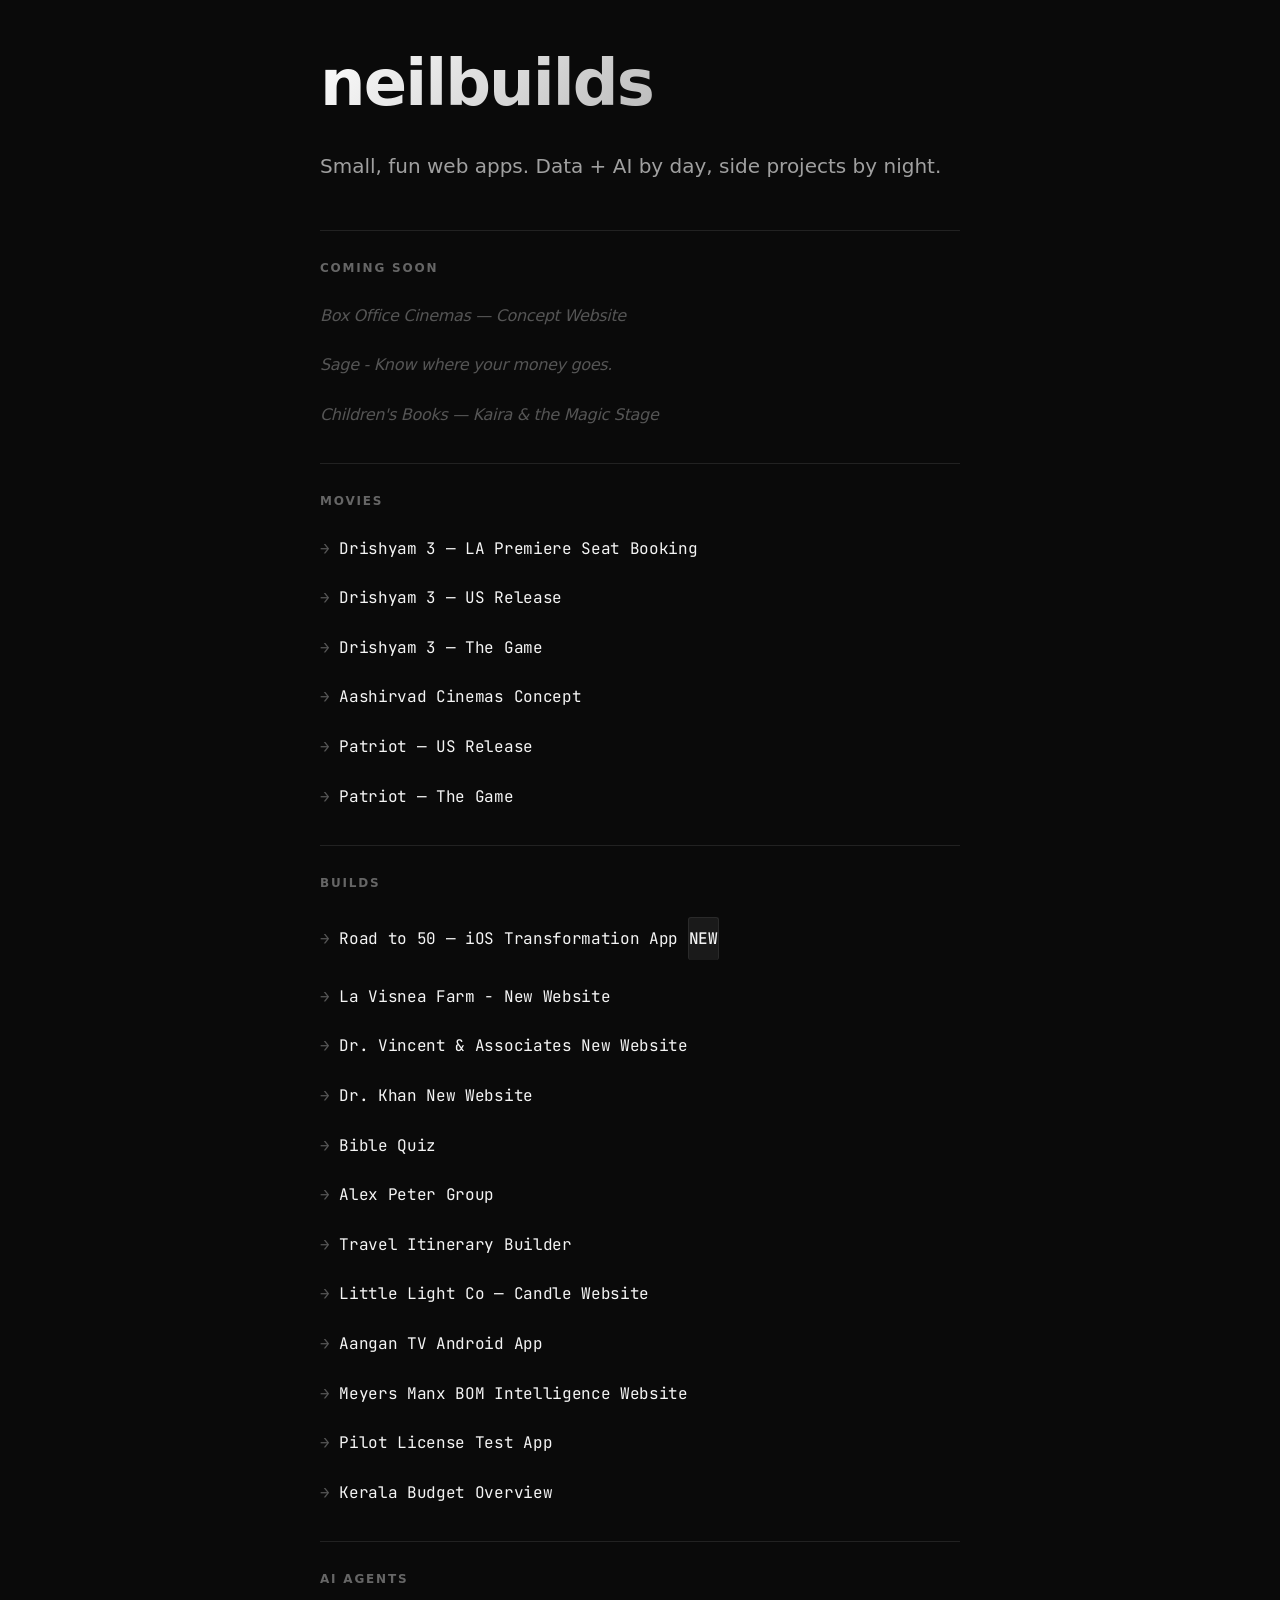
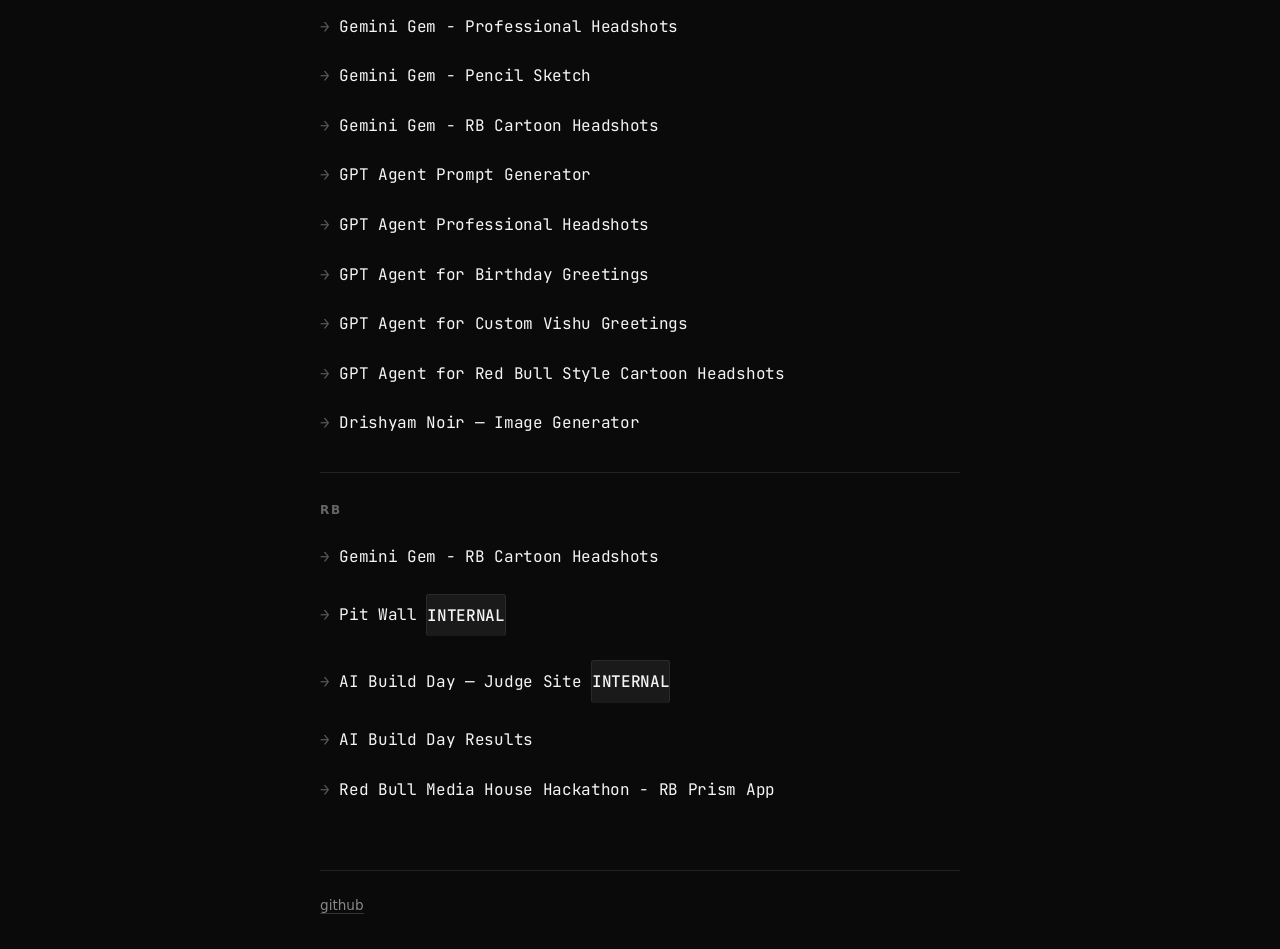
<file: index.html>
<!DOCTYPE html>
<html lang="en">
<head>
  <meta charset="UTF-8" />
  <meta name="viewport" content="width=device-width, initial-scale=1.0" />

  <title>neilbuilds</title>
  <meta
    name="description"
    content="Neil B. — building small, fun web apps."
  />

  <link rel="preconnect" href="https://fonts.googleapis.com">
  <link rel="preconnect" href="https://fonts.gstatic.com" crossorigin>

  <link
    href="https://fonts.googleapis.com/css2?family=JetBrains+Mono:wght@400;500&display=swap"
    rel="stylesheet"
  >

  <style>
    * {
      margin: 0;
      padding: 0;
      box-sizing: border-box;
    }

    body {
      font-family: -apple-system, BlinkMacSystemFont, "Segoe UI", system-ui, sans-serif;
      background: #0a0a0a;
      color: #f5f5f5;
      min-height: 100vh;
      display: flex;
      align-items: center;
      justify-content: center;
      padding: 2rem;
      line-height: 1.6;
    }

    .container {
      max-width: 640px;
      width: 100%;
    }

    h1 {
      font-size: clamp(2.5rem, 6vw, 4rem);
      font-weight: 700;
      letter-spacing: -0.03em;
      margin-bottom: 1rem;
      background: linear-gradient(135deg, #fff 0%, #888 100%);
      -webkit-background-clip: text;
      -webkit-text-fill-color: transparent;
      background-clip: text;
    }

    p.tagline {
      font-size: 1.25rem;
      color: #a0a0a0;
      margin-bottom: 3rem;
    }

    .section {
      border-top: 1px solid #222;
      padding: 1.75rem 0;
    }

    .section h2 {
      font-size: 0.75rem;
      text-transform: uppercase;
      letter-spacing: 0.15em;
      color: #666;
      margin-bottom: 1rem;
    }

    .links {
      display: flex;
      flex-direction: column;
      gap: 0.5rem;
    }

    .links a,
    .links span {
      color: #f5f5f5;
      text-decoration: none;
      padding: 0.5rem 0;
      display: inline-flex;
      align-items: center;
      gap: 0.6rem;
      width: fit-content;
      font-family: "JetBrains Mono", "SF Mono", Menlo, Consolas, monospace;
      font-size: 1rem;
      letter-spacing: -0.02em;
      position: relative;
      border-bottom: none;
    }

    .links a::before {
      content: "→";
      color: #555;
      transition: transform 0.2s ease, color 0.2s ease;
      display: inline-block;
    }

    .links a::after {
      content: "";
      position: absolute;
      bottom: 0.25rem;
      left: 0;
      width: 100%;
      height: 1px;
      background: #f5f5f5;
      transform: scaleX(0);
      transform-origin: left;
      transition: transform 0.3s ease;
    }

    .links a:hover::before {
      color: #f5f5f5;
      transform: translateX(3px);
    }

    .links a:hover::after {
      transform: scaleX(1);
    }

    .links span.soon {
      color: #555;
      font-style: italic;
      font-family: -apple-system, BlinkMacSystemFont, "Segoe UI", system-ui, sans-serif;
    }

    .tag {
      font-size: 0.65rem;
      text-transform: uppercase;
      letter-spacing: 0.1em;
      padding: 0.15rem 0.5rem;
      border-radius: 3px;
      background: #1a1a1a;
      color: #888;
      border: 1px solid #2a2a2a;
      font-weight: 500;
      font-family: -apple-system, BlinkMacSystemFont, "Segoe UI", system-ui, sans-serif;
    }

    footer {
      margin-top: 2rem;
      font-size: 0.85rem;
      color: #555;
      border-top: 1px solid #222;
      padding-top: 1.5rem;
    }

    footer a {
      color: #888;
      text-decoration: none;
      border-bottom: 1px solid #333;
    }

    footer a:hover {
      color: #f5f5f5;
      border-color: #f5f5f5;
    }
  </style>
</head>

<body>
  <div class="container">

    <h1>neilbuilds</h1>

    <p class="tagline">
      Small, fun web apps. Data + AI by day, side projects by night.
    </p>


    <!-- COMING SOON -->

    <div class="section">
      <h2>Coming Soon</h2>

      <div class="links">
        <span class="soon">Box Office Cinemas — Concept Website</span>
        <span class="soon">Sage - Know where your money goes.</span>
        <span class="soon">Children's Books — Kaira &amp; the Magic Stage</span>
      </div>
    </div>


    <!-- MOVIES -->

    <div class="section">
      <h2>Movies</h2>

      <div class="links">

        <a
          href="https://go.neilbuilds.com/D3-LA-FDFS"
          target="_blank"
          rel="noopener"
        >
          Drishyam 3 — LA Premiere Seat Booking
        </a>

        <a
          href="https://d3.neilbuilds.com/"
          target="_blank"
          rel="noopener"
        >
          Drishyam 3 — US Release
        </a>

        <a
          href="https://d3.neilbuilds.com/game.html"
          target="_blank"
          rel="noopener"
        >
          Drishyam 3 — The Game
        </a>

        <a
          href="https://www.aashirvad-cinemas.com/"
          target="_blank"
          rel="noopener"
        >
          Aashirvad Cinemas Concept
        </a>

        <a
          href="https://patriot.neilbuilds.com"
          target="_blank"
          rel="noopener"
        >
          Patriot — US Release
        </a>

        <a
          href="https://patriot-mission2.vercel.app/"
          target="_blank"
          rel="noopener"
        >
          Patriot — The Game
        </a>

      </div>
    </div>


    <!-- BUILDS -->

    <div class="section">
      <h2>Builds</h2>

      <div class="links">

        <a href="/roadto50/">
          Road to 50 — iOS Transformation App
          <span class="tag">new</span>
        </a>

        <a
          href="http://lavisneafarm.com/"
          target="_blank"
          rel="noopener"
        >
          La Visnea Farm - New Website
        </a>

        <a
          href="http://drvincentandassociates.com/"
          target="_blank"
          rel="noopener"
        >
          Dr. Vincent &amp; Associates New Website
        </a>

        <a
          href="https://www.familycarehawthorne.com/"
          target="_blank"
          rel="noopener"
        >
          Dr. Khan New Website
        </a>

        <a
          href="https://biblequiz.neilbuilds.com"
          target="_blank"
          rel="noopener"
        >
          Bible Quiz
        </a>

        <a
          href="https://alexpeter.vercel.app"
          target="_blank"
          rel="noopener"
        >
          Alex Peter Group
        </a>

        <a
          href="https://antorubytravel.vercel.app/"
          target="_blank"
          rel="noopener"
        >
          Travel Itinerary Builder
        </a>

        <a
          href="https://littlelightco.lovable.app"
          target="_blank"
          rel="noopener"
        >
          Little Light Co — Candle Website
        </a>

        <a
          href="https://aangan-home-hub.lovable.app"
          target="_blank"
          rel="noopener"
        >
          Aangan TV Android App
        </a>

        <a
          href="https://manx-bom-command.lovable.app"
          target="_blank"
          rel="noopener"
        >
          Meyers Manx BOM Intelligence Website
        </a>

        <a
          href="https://ppl.neilbuilds.com/"
          target="_blank"
          rel="noopener"
        >
          Pilot License Test App
        </a>

        <a
          href="https://kl.budget.neilbuilds.com/"
          target="_blank"
          rel="noopener"
        >
          Kerala Budget Overview
        </a>

      </div>
    </div>


    <!-- AI AGENTS -->

    <div class="section">
      <h2>AI Agents</h2>

      <div class="links">

        <a
          href="https://gemini.google.com/gem/1_GqAiQL5qjLHUhXq3mOkvxQq__ffqted?usp=sharing"
          target="_blank"
          rel="noopener"
        >
          Gemini Gem - Professional Headshots
        </a>

        <a
          href="https://gemini.google.com/gem/1VUa9At11fsGOz9qGrc8EdC-dh8wExiz2?usp=sharing"
          target="_blank"
          rel="noopener"
        >
          Gemini Gem - Pencil Sketch
        </a>

        <a
          href="https://gemini.google.com/gem/16oVRyIvoITkp6NPZRfUhW1ECOP0ooZo1?usp=sharing"
          target="_blank"
          rel="noopener"
        >
          Gemini Gem - RB Cartoon Headshots
        </a>

        <a
          href="https://chatgpt.com/g/g-69e534b20ca88191b591fe06a5335966-prompt-architect"
          target="_blank"
          rel="noopener"
        >
          GPT Agent Prompt Generator
        </a>

        <a
          href="https://chatgpt.com/g/g-6a07a3bc5cf88191ba447df90accd33d-professional-headshots"
          target="_blank"
          rel="noopener"
        >
          GPT Agent Professional Headshots
        </a>

        <a
          href="https://chatgpt.com/g/g-69deaf921bc481918caec808eb61e028-birthday-art-gpt"
          target="_blank"
          rel="noopener"
        >
          GPT Agent for Birthday Greetings
        </a>

        <a
          href="https://linkmone.com/VISHU"
          target="_blank"
          rel="noopener"
        >
          GPT Agent for Custom Vishu Greetings
        </a>

        <a
          href="https://linkmone.com/VOLT"
          target="_blank"
          rel="noopener"
        >
          GPT Agent for Red Bull Style Cartoon Headshots
        </a>

        <a
          href="https://chatgpt.com/g/g-69fd7a1e72bc8191a2cb1d575a64572f-drishyam-noir"
          target="_blank"
          rel="noopener"
        >
          Drishyam Noir — Image Generator
        </a>

      </div>
    </div>


    <!-- RB -->

    <div class="section">
      <h2>RB</h2>

      <div class="links">

        <a
          href="https://gemini.google.com/gem/16oVRyIvoITkp6NPZRfUhW1ECOP0ooZo1?usp=sharing"
          target="_blank"
          rel="noopener"
        >
          Gemini Gem - RB Cartoon Headshots
        </a>

        <a
          href="https://rbpitwall.lovable.app/"
          target="_blank"
          rel="noopener"
        >
          Pit Wall
          <span class="tag">internal</span>
        </a>

        <a
          href="https://rbna-ai-buildday.vercel.app"
          target="_blank"
          rel="noopener"
        >
          AI Build Day — Judge Site
          <span class="tag">internal</span>
        </a>

        <a
          href="https://rbna.it/aibuild"
          target="_blank"
          rel="noopener"
        >
          AI Build Day Results
        </a>

        <a
          href="https://rbprism.vercel.app/"
          target="_blank"
          rel="noopener"
        >
          Red Bull Media House Hackathon - RB Prism App
        </a>

      </div>
    </div>


    <footer>
      <a
        href="https://github.com/neilbuilds"
        target="_blank"
        rel="noopener"
      >
        github
      </a>
    </footer>

  </div>
</body>
</html>
</file>
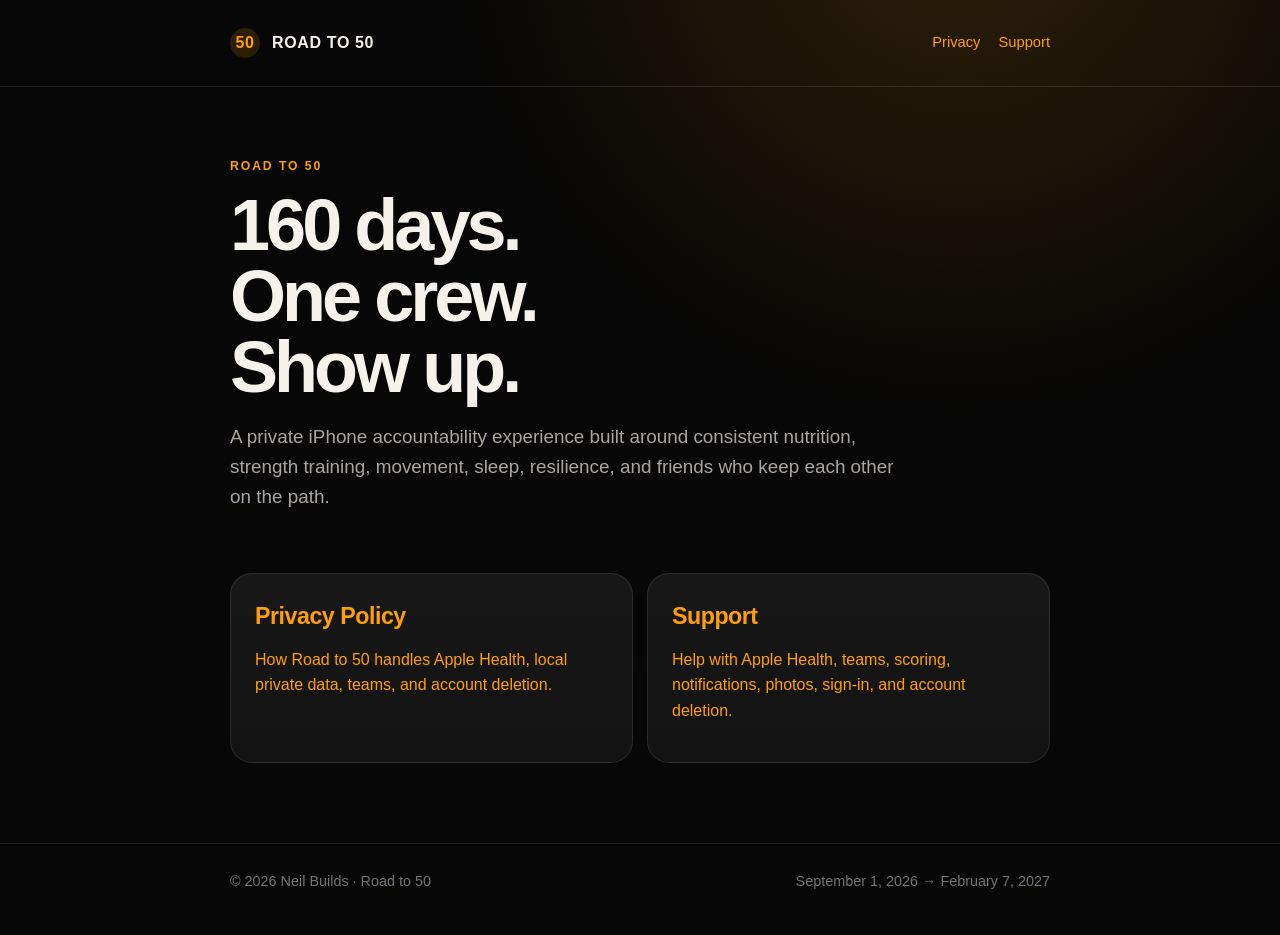
<file: roadto50/index.html>
<!doctype html>
<html lang="en">
<head>
  <meta charset="utf-8" />
  <meta name="viewport" content="width=device-width, initial-scale=1" />
  <title>Road to 50 | Neil Builds</title>
  <meta name="description" content="Road to 50 — 160 days. One crew. Show up." />
  <link rel="stylesheet" href="styles.css" />
</head>
<body>
  <header><div class="shell header-row"><div class="brand"><span class="mark">50</span><span>ROAD TO 50</span></div><nav><a href="/roadto50/privacy">Privacy</a><a href="/roadto50/support">Support</a></nav></div></header>
  <main class="shell">
    <div class="kicker">Road to 50</div>
    <h1>160 days.<br>One crew.<br>Show up.</h1>
    <p class="lede">A private iPhone accountability experience built around consistent nutrition, strength training, movement, sleep, resilience, and friends who keep each other on the path.</p>
    <section><div class="grid"><a class="card" href="/roadto50/privacy"><h2>Privacy Policy</h2><p>How Road to 50 handles Apple Health, local private data, teams, and account deletion.</p></a><a class="card" href="/roadto50/support"><h2>Support</h2><p>Help with Apple Health, teams, scoring, notifications, photos, sign-in, and account deletion.</p></a></div></section>
  </main>
  <footer><div class="shell footer-row"><span>© 2026 Neil Builds · Road to 50</span><span>September 1, 2026 → February 7, 2027</span></div></footer>
</body>
</html>
</file>
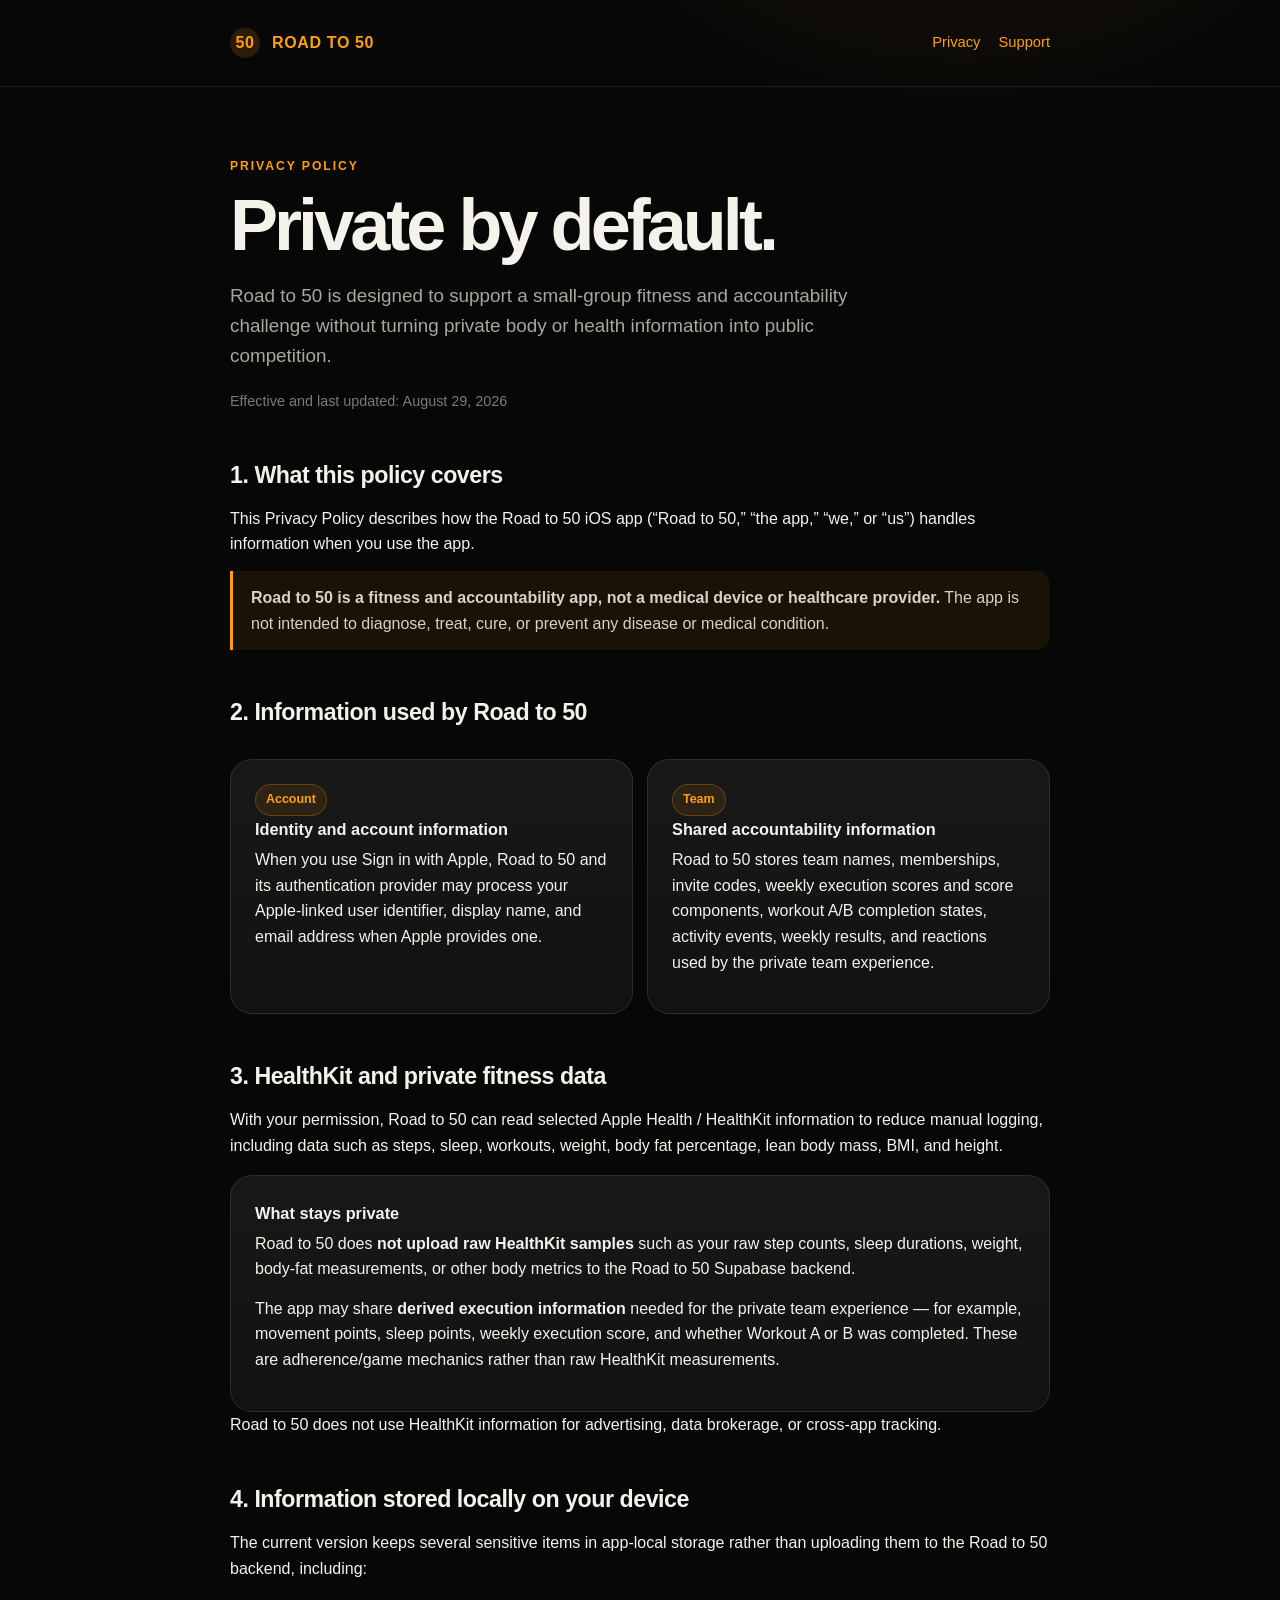
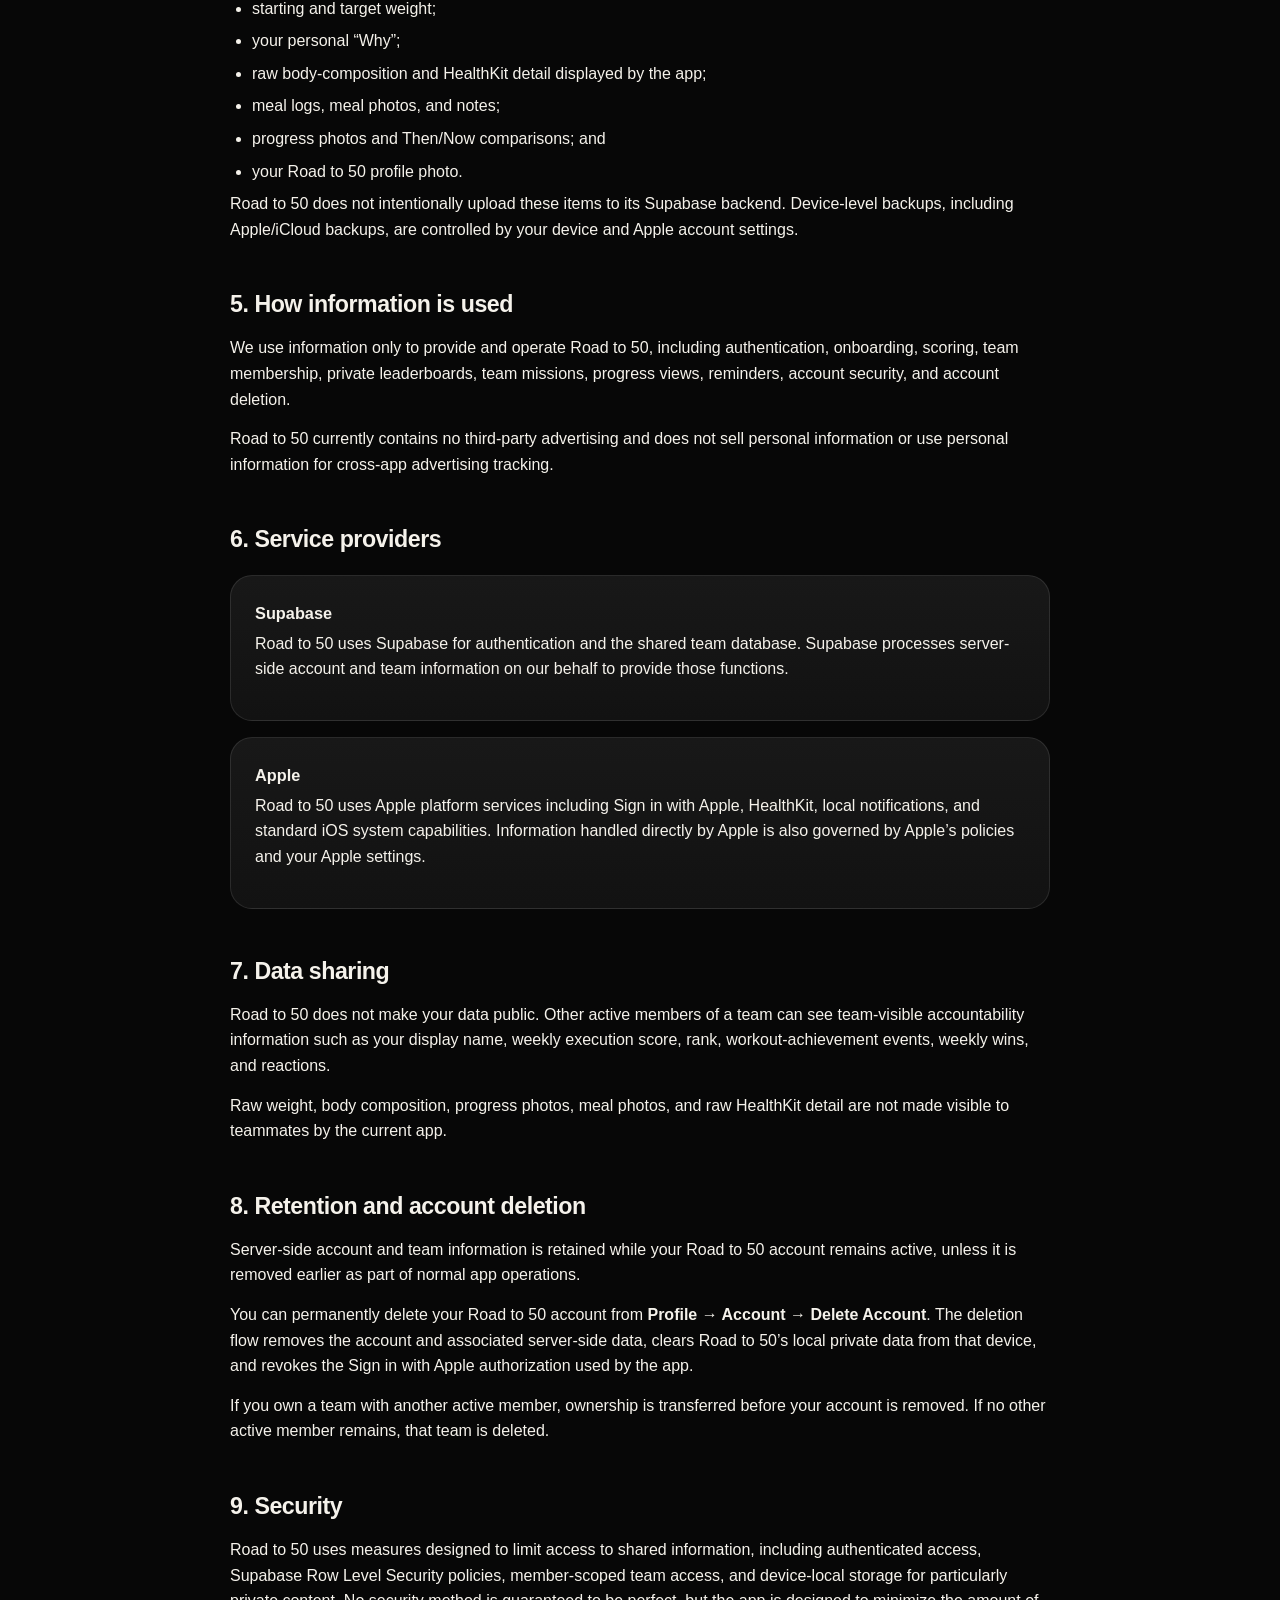
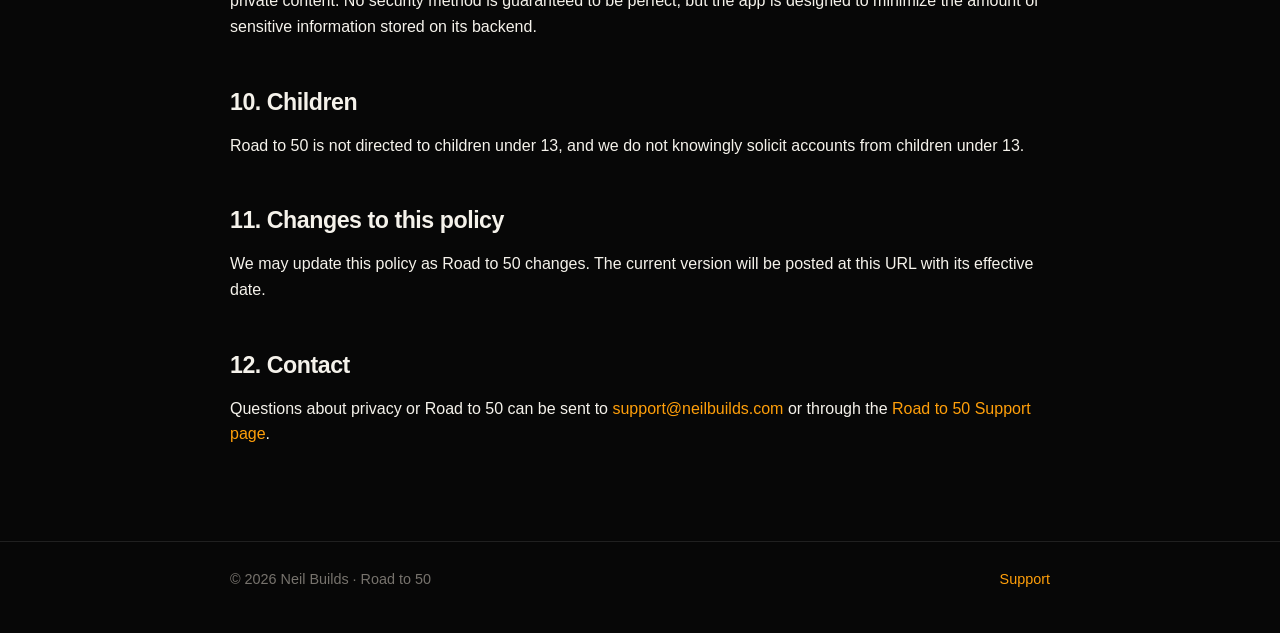
<file: roadto50/privacy/index.html>
<!doctype html>
<html lang="en">
<head>
  <meta charset="utf-8" />
  <meta name="viewport" content="width=device-width, initial-scale=1" />
  <title>Road to 50 Privacy Policy | Neil Builds</title>
  <meta name="description" content="Privacy Policy for the Road to 50 iOS app." />
  <link rel="stylesheet" href="../styles.css" />
</head>
<body>
  <header>
    <div class="shell header-row">
      <a class="brand" href="/roadto50/" aria-label="Road to 50 home"><span class="mark">50</span><span>ROAD TO 50</span></a>
      <nav aria-label="Road to 50 legal navigation">
        <a href="/roadto50/privacy">Privacy</a>
        <a href="/roadto50/support">Support</a>
      </nav>
    </div>
  </header>

  <main class="shell">
    <div class="kicker">Privacy Policy</div>
    <h1>Private by default.</h1>
    <p class="lede">Road to 50 is designed to support a small-group fitness and accountability challenge without turning private body or health information into public competition.</p>
    <p class="meta">Effective and last updated: August 29, 2026</p>

    <section>
      <h2>1. What this policy covers</h2>
      <p>This Privacy Policy describes how the Road to 50 iOS app (“Road to 50,” “the app,” “we,” or “us”) handles information when you use the app.</p>
      <div class="callout"><strong>Road to 50 is a fitness and accountability app, not a medical device or healthcare provider.</strong> The app is not intended to diagnose, treat, cure, or prevent any disease or medical condition.</div>
    </section>

    <section>
      <h2>2. Information used by Road to 50</h2>
      <div class="grid">
        <div class="card">
          <span class="pill">Account</span>
          <h3>Identity and account information</h3>
          <p>When you use Sign in with Apple, Road to 50 and its authentication provider may process your Apple-linked user identifier, display name, and email address when Apple provides one.</p>
        </div>
        <div class="card">
          <span class="pill">Team</span>
          <h3>Shared accountability information</h3>
          <p>Road to 50 stores team names, memberships, invite codes, weekly execution scores and score components, workout A/B completion states, activity events, weekly results, and reactions used by the private team experience.</p>
        </div>
      </div>
    </section>

    <section>
      <h2>3. HealthKit and private fitness data</h2>
      <p>With your permission, Road to 50 can read selected Apple Health / HealthKit information to reduce manual logging, including data such as steps, sleep, workouts, weight, body fat percentage, lean body mass, BMI, and height.</p>
      <div class="card">
        <h3>What stays private</h3>
        <p>Road to 50 does <strong>not upload raw HealthKit samples</strong> such as your raw step counts, sleep durations, weight, body-fat measurements, or other body metrics to the Road to 50 Supabase backend.</p>
        <p>The app may share <strong>derived execution information</strong> needed for the private team experience — for example, movement points, sleep points, weekly execution score, and whether Workout A or B was completed. These are adherence/game mechanics rather than raw HealthKit measurements.</p>
      </div>
      <p>Road to 50 does not use HealthKit information for advertising, data brokerage, or cross-app tracking.</p>
    </section>

    <section>
      <h2>4. Information stored locally on your device</h2>
      <p>The current version keeps several sensitive items in app-local storage rather than uploading them to the Road to 50 backend, including:</p>
      <ul>
        <li>starting and target weight;</li>
        <li>your personal “Why”;</li>
        <li>raw body-composition and HealthKit detail displayed by the app;</li>
        <li>meal logs, meal photos, and notes;</li>
        <li>progress photos and Then/Now comparisons; and</li>
        <li>your Road to 50 profile photo.</li>
      </ul>
      <p>Road to 50 does not intentionally upload these items to its Supabase backend. Device-level backups, including Apple/iCloud backups, are controlled by your device and Apple account settings.</p>
    </section>

    <section>
      <h2>5. How information is used</h2>
      <p>We use information only to provide and operate Road to 50, including authentication, onboarding, scoring, team membership, private leaderboards, team missions, progress views, reminders, account security, and account deletion.</p>
      <p>Road to 50 currently contains no third-party advertising and does not sell personal information or use personal information for cross-app advertising tracking.</p>
    </section>

    <section>
      <h2>6. Service providers</h2>
      <div class="card">
        <h3>Supabase</h3>
        <p>Road to 50 uses Supabase for authentication and the shared team database. Supabase processes server-side account and team information on our behalf to provide those functions.</p>
      </div>
      <div class="card">
        <h3>Apple</h3>
        <p>Road to 50 uses Apple platform services including Sign in with Apple, HealthKit, local notifications, and standard iOS system capabilities. Information handled directly by Apple is also governed by Apple’s policies and your Apple settings.</p>
      </div>
    </section>

    <section>
      <h2>7. Data sharing</h2>
      <p>Road to 50 does not make your data public. Other active members of a team can see team-visible accountability information such as your display name, weekly execution score, rank, workout-achievement events, weekly wins, and reactions.</p>
      <p>Raw weight, body composition, progress photos, meal photos, and raw HealthKit detail are not made visible to teammates by the current app.</p>
    </section>

    <section>
      <h2>8. Retention and account deletion</h2>
      <p>Server-side account and team information is retained while your Road to 50 account remains active, unless it is removed earlier as part of normal app operations.</p>
      <p>You can permanently delete your Road to 50 account from <strong>Profile → Account → Delete Account</strong>. The deletion flow removes the account and associated server-side data, clears Road to 50’s local private data from that device, and revokes the Sign in with Apple authorization used by the app.</p>
      <p>If you own a team with another active member, ownership is transferred before your account is removed. If no other active member remains, that team is deleted.</p>
    </section>

    <section>
      <h2>9. Security</h2>
      <p>Road to 50 uses measures designed to limit access to shared information, including authenticated access, Supabase Row Level Security policies, member-scoped team access, and device-local storage for particularly private content. No security method is guaranteed to be perfect, but the app is designed to minimize the amount of sensitive information stored on its backend.</p>
    </section>

    <section>
      <h2>10. Children</h2>
      <p>Road to 50 is not directed to children under 13, and we do not knowingly solicit accounts from children under 13.</p>
    </section>

    <section>
      <h2>11. Changes to this policy</h2>
      <p>We may update this policy as Road to 50 changes. The current version will be posted at this URL with its effective date.</p>
    </section>

    <section>
      <h2>12. Contact</h2>
      <p>Questions about privacy or Road to 50 can be sent to <a href="mailto:support@neilbuilds.com">support@neilbuilds.com</a> or through the <a href="/roadto50/support">Road to 50 Support page</a>.</p>
    </section>
  </main>

  <footer>
    <div class="shell footer-row"><span>© 2026 Neil Builds · Road to 50</span><span><a href="/roadto50/support">Support</a></span></div>
  </footer>
</body>
</html>
</file>
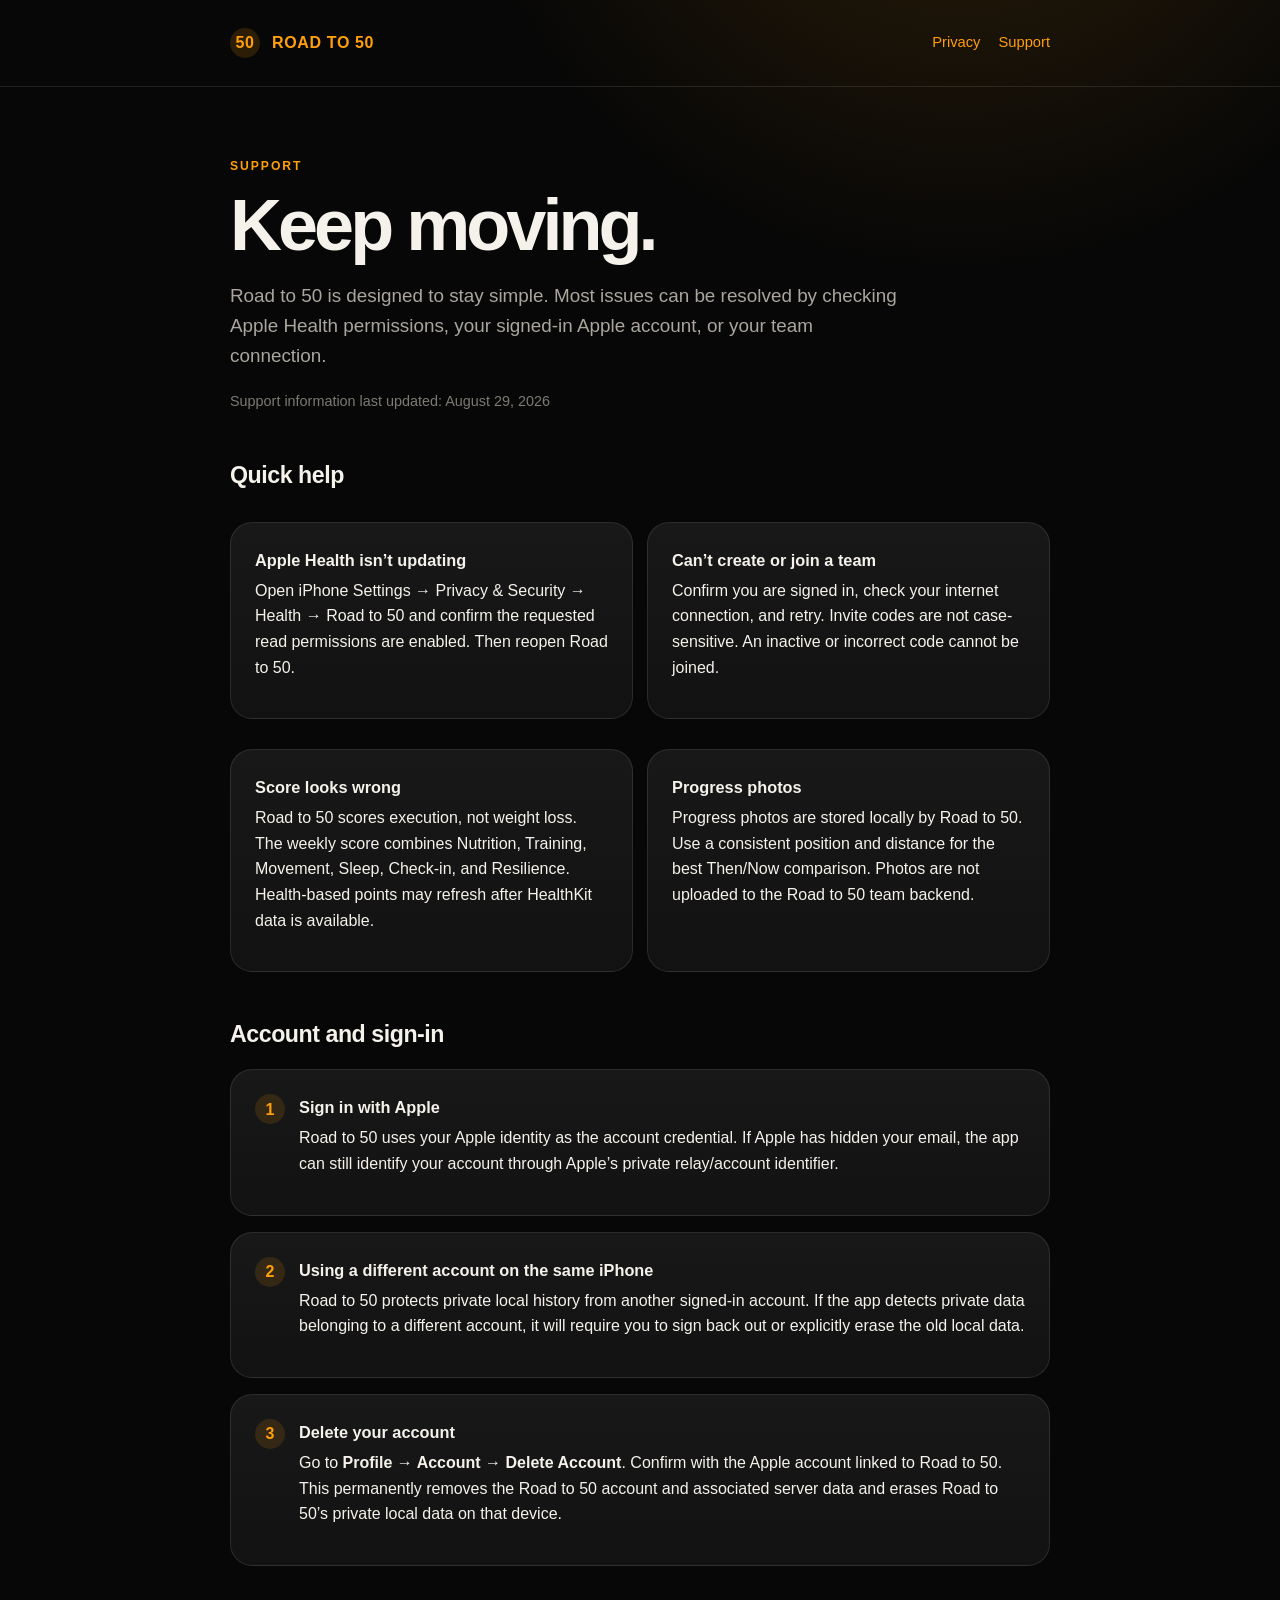
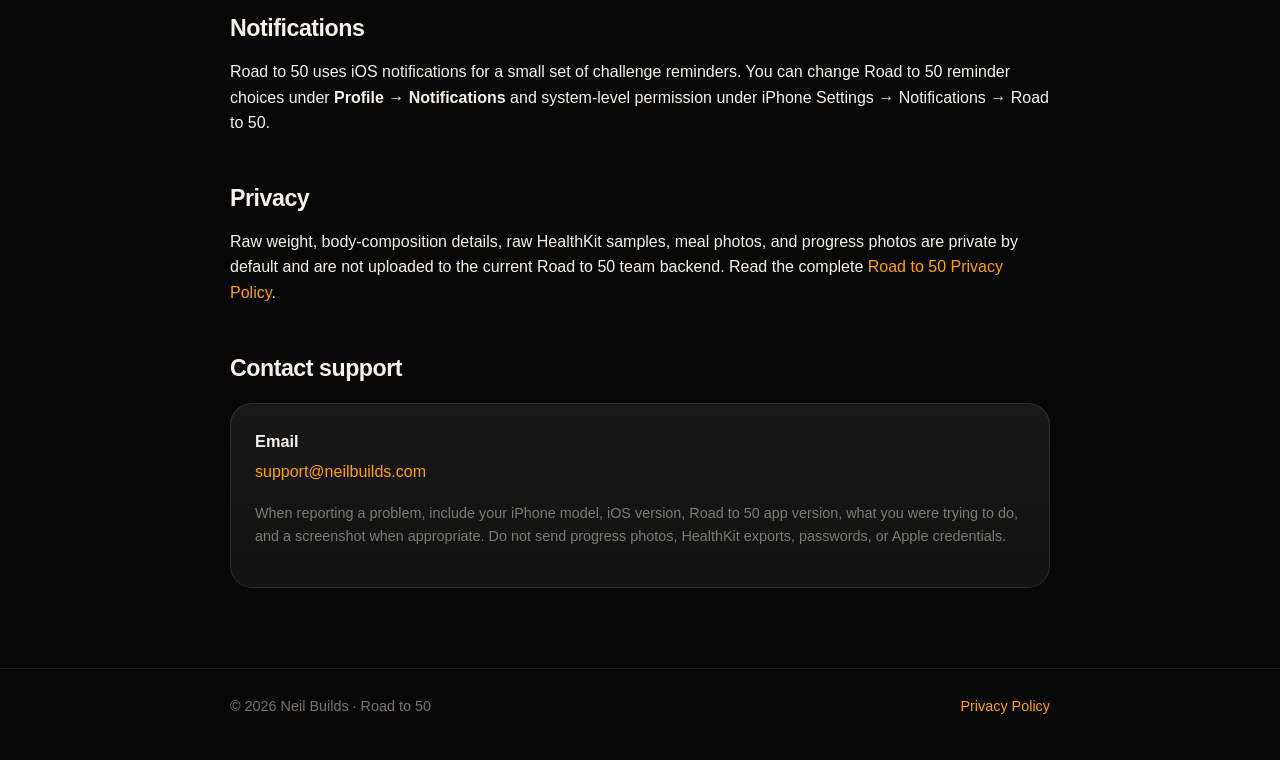
<file: roadto50/support/index.html>
<!doctype html>
<html lang="en">
<head>
  <meta charset="utf-8" />
  <meta name="viewport" content="width=device-width, initial-scale=1" />
  <title>Road to 50 Support | Neil Builds</title>
  <meta name="description" content="Support for the Road to 50 iOS app." />
  <link rel="stylesheet" href="../styles.css" />
</head>
<body>
  <header>
    <div class="shell header-row">
      <a class="brand" href="/roadto50/" aria-label="Road to 50 home"><span class="mark">50</span><span>ROAD TO 50</span></a>
      <nav aria-label="Road to 50 support navigation">
        <a href="/roadto50/privacy">Privacy</a>
        <a href="/roadto50/support">Support</a>
      </nav>
    </div>
  </header>

  <main class="shell">
    <div class="kicker">Support</div>
    <h1>Keep moving.</h1>
    <p class="lede">Road to 50 is designed to stay simple. Most issues can be resolved by checking Apple Health permissions, your signed-in Apple account, or your team connection.</p>
    <p class="meta">Support information last updated: August 29, 2026</p>

    <section>
      <h2>Quick help</h2>
      <div class="grid">
        <div class="card"><h3>Apple Health isn’t updating</h3><p>Open iPhone Settings → Privacy & Security → Health → Road to 50 and confirm the requested read permissions are enabled. Then reopen Road to 50.</p></div>
        <div class="card"><h3>Can’t create or join a team</h3><p>Confirm you are signed in, check your internet connection, and retry. Invite codes are not case-sensitive. An inactive or incorrect code cannot be joined.</p></div>
        <div class="card"><h3>Score looks wrong</h3><p>Road to 50 scores execution, not weight loss. The weekly score combines Nutrition, Training, Movement, Sleep, Check-in, and Resilience. Health-based points may refresh after HealthKit data is available.</p></div>
        <div class="card"><h3>Progress photos</h3><p>Progress photos are stored locally by Road to 50. Use a consistent position and distance for the best Then/Now comparison. Photos are not uploaded to the Road to 50 team backend.</p></div>
      </div>
    </section>

    <section>
      <h2>Account and sign-in</h2>
      <div class="step card"><span class="step-number">1</span><div><h3>Sign in with Apple</h3><p>Road to 50 uses your Apple identity as the account credential. If Apple has hidden your email, the app can still identify your account through Apple’s private relay/account identifier.</p></div></div>
      <div class="step card"><span class="step-number">2</span><div><h3>Using a different account on the same iPhone</h3><p>Road to 50 protects private local history from another signed-in account. If the app detects private data belonging to a different account, it will require you to sign back out or explicitly erase the old local data.</p></div></div>
      <div class="step card"><span class="step-number">3</span><div><h3>Delete your account</h3><p>Go to <strong>Profile → Account → Delete Account</strong>. Confirm with the Apple account linked to Road to 50. This permanently removes the Road to 50 account and associated server data and erases Road to 50’s private local data on that device.</p></div></div>
    </section>

    <section>
      <h2>Notifications</h2>
      <p>Road to 50 uses iOS notifications for a small set of challenge reminders. You can change Road to 50 reminder choices under <strong>Profile → Notifications</strong> and system-level permission under iPhone Settings → Notifications → Road to 50.</p>
    </section>

    <section>
      <h2>Privacy</h2>
      <p>Raw weight, body-composition details, raw HealthKit samples, meal photos, and progress photos are private by default and are not uploaded to the current Road to 50 team backend. Read the complete <a href="/roadto50/privacy">Road to 50 Privacy Policy</a>.</p>
    </section>

    <section>
      <h2>Contact support</h2>
      <div class="card">
        <h3>Email</h3>
        <p><a href="mailto:support@neilbuilds.com">support@neilbuilds.com</a></p>
        <p class="meta">When reporting a problem, include your iPhone model, iOS version, Road to 50 app version, what you were trying to do, and a screenshot when appropriate. Do not send progress photos, HealthKit exports, passwords, or Apple credentials.</p>
      </div>
    </section>
  </main>

  <footer>
    <div class="shell footer-row"><span>© 2026 Neil Builds · Road to 50</span><span><a href="/roadto50/privacy">Privacy Policy</a></span></div>
  </footer>
</body>
</html>
</file>
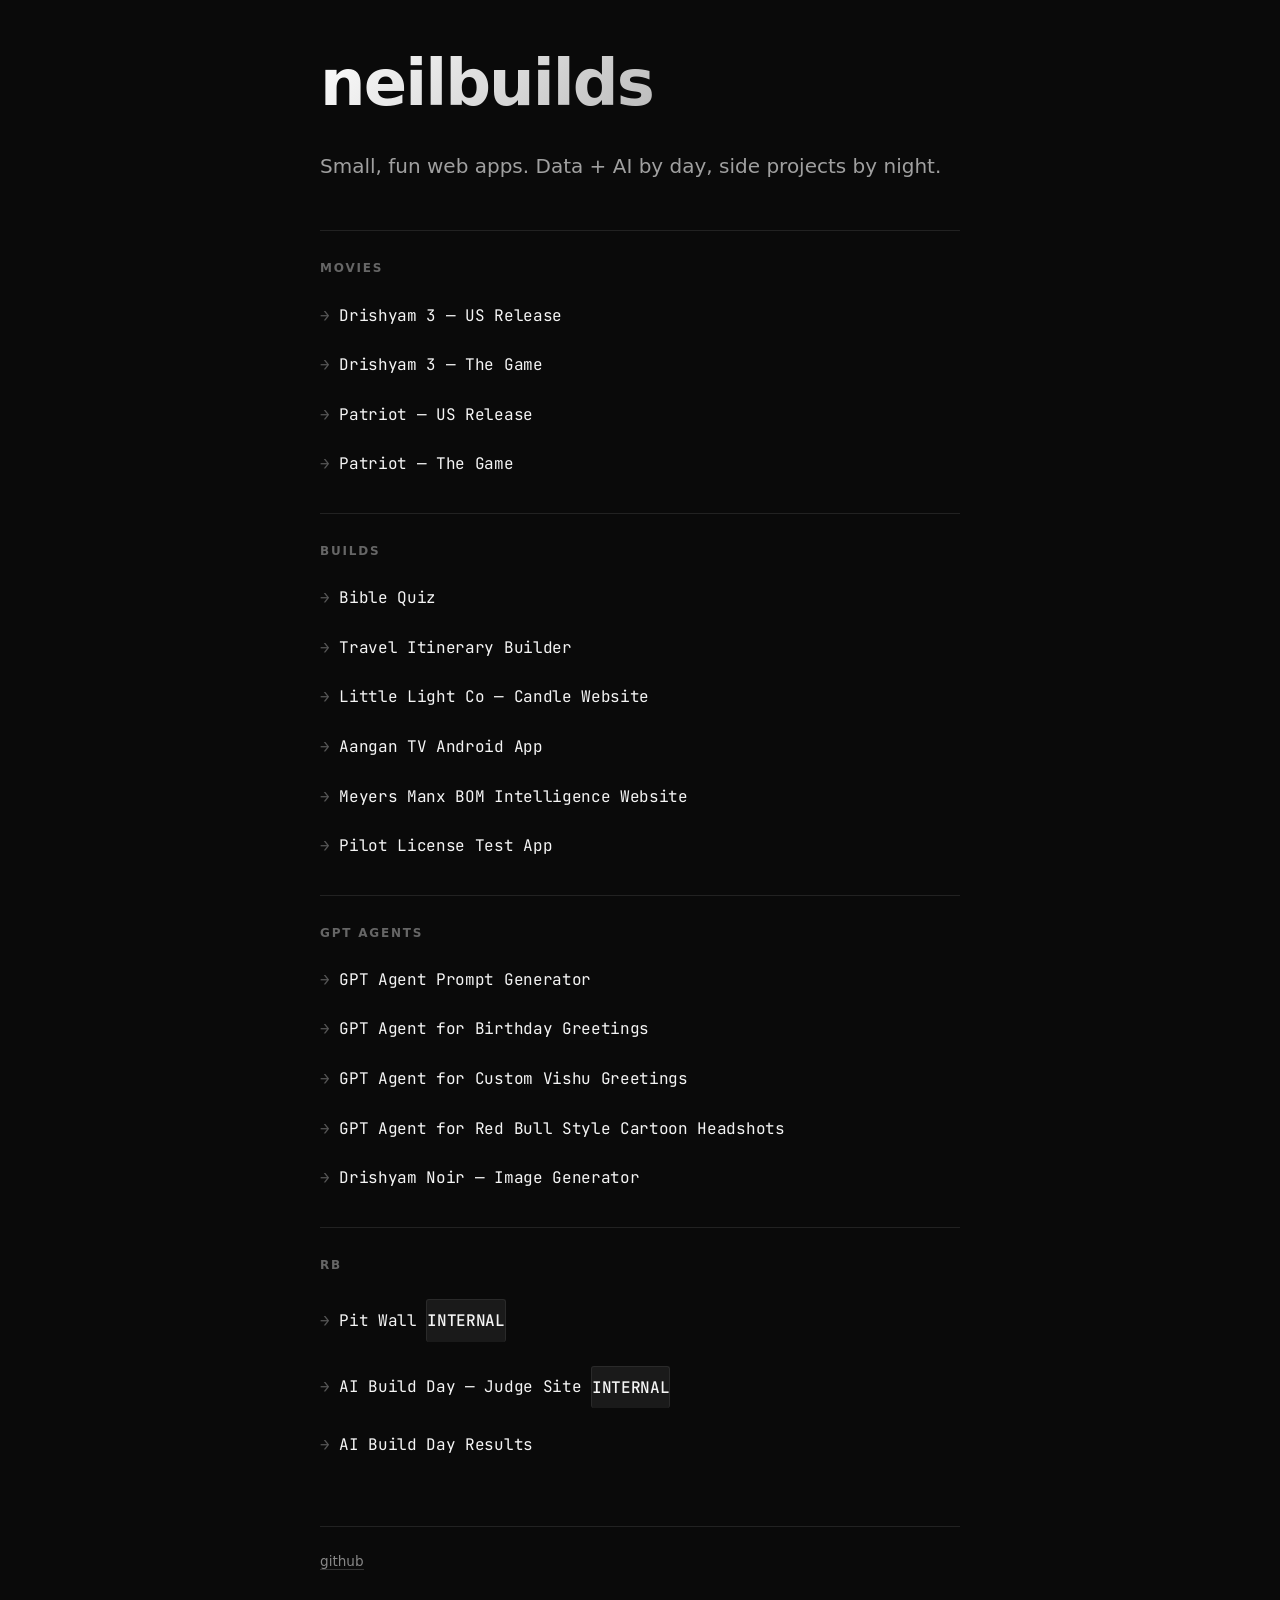
<file: index (1).html>
<!DOCTYPE html>
<html lang="en">
<head>
  <meta charset="UTF-8" />
  <meta name="viewport" content="width=device-width, initial-scale=1.0" />
  <title>neilbuilds</title>
  <meta name="description" content="Neil B. — building small, fun web apps." />
  <link rel="preconnect" href="https://fonts.googleapis.com">
  <link rel="preconnect" href="https://fonts.gstatic.com" crossorigin>
  <link href="https://fonts.googleapis.com/css2?family=JetBrains+Mono:wght@400;500&display=swap" rel="stylesheet">
  <style>
    * { margin: 0; padding: 0; box-sizing: border-box; }
    body {
      font-family: -apple-system, BlinkMacSystemFont, "Segoe UI", system-ui, sans-serif;
      background: #0a0a0a;
      color: #f5f5f5;
      min-height: 100vh;
      display: flex;
      align-items: center;
      justify-content: center;
      padding: 2rem;
      line-height: 1.6;
    }
    .container { max-width: 640px; width: 100%; }
    h1 {
      font-size: clamp(2.5rem, 6vw, 4rem);
      font-weight: 700;
      letter-spacing: -0.03em;
      margin-bottom: 1rem;
      background: linear-gradient(135deg, #fff 0%, #888 100%);
      -webkit-background-clip: text;
      -webkit-text-fill-color: transparent;
      background-clip: text;
    }
    p.tagline {
      font-size: 1.25rem;
      color: #a0a0a0;
      margin-bottom: 3rem;
    }
    .section {
      border-top: 1px solid #222;
      padding: 1.75rem 0;
    }
    .section h2 {
      font-size: 0.75rem;
      text-transform: uppercase;
      letter-spacing: 0.15em;
      color: #666;
      margin-bottom: 1rem;
    }
    .links {
      display: flex;
      flex-direction: column;
      gap: 0.5rem;
    }
    .links a, .links span {
      color: #f5f5f5;
      text-decoration: none;
      padding: 0.5rem 0;
      display: inline-flex;
      align-items: center;
      gap: 0.6rem;
      width: fit-content;
      font-family: "JetBrains Mono", "SF Mono", Menlo, Consolas, monospace;
      font-size: 1rem;
      letter-spacing: -0.02em;
      position: relative;
      border-bottom: none;
    }
    .links a::before {
      content: "→";
      color: #555;
      transition: transform 0.2s ease, color 0.2s ease;
      display: inline-block;
    }
    .links a::after {
      content: "";
      position: absolute;
      bottom: 0.25rem;
      left: 0;
      width: 100%;
      height: 1px;
      background: #f5f5f5;
      transform: scaleX(0);
      transform-origin: left;
      transition: transform 0.3s ease;
    }
    .links a:hover::before {
      color: #f5f5f5;
      transform: translateX(3px);
    }
    .links a:hover::after {
      transform: scaleX(1);
    }
    .links span.soon {
      color: #555;
      font-style: italic;
      font-family: -apple-system, BlinkMacSystemFont, "Segoe UI", system-ui, sans-serif;
    }
    .tag {
      font-size: 0.65rem;
      text-transform: uppercase;
      letter-spacing: 0.1em;
      padding: 0.15rem 0.5rem;
      border-radius: 3px;
      background: #1a1a1a;
      color: #888;
      border: 1px solid #2a2a2a;
      font-weight: 500;
      font-family: -apple-system, BlinkMacSystemFont, "Segoe UI", system-ui, sans-serif;
    }
    footer {
      margin-top: 2rem;
      font-size: 0.85rem;
      color: #555;
      border-top: 1px solid #222;
      padding-top: 1.5rem;
    }
    footer a { color: #888; text-decoration: none; border-bottom: 1px solid #333; }
    footer a:hover { color: #f5f5f5; border-color: #f5f5f5; }
  </style>
</head>
<body>
  <div class="container">
    <h1>neilbuilds</h1>
    <p class="tagline">Small, fun web apps. Data + AI by day, side projects by night.</p>

    <div class="section">
      <h2>Movies</h2>
      <div class="links">
        <a href="https://d3.neilbuilds.com/" target="_blank" rel="noopener">Drishyam 3 — US Release</a>
        <a href="https://d3.neilbuilds.com/game.html" target="_blank" rel="noopener">Drishyam 3 — The Game</a>
        <a href="https://patriot.neilbuilds.com" target="_blank" rel="noopener">Patriot — US Release</a>
        <a href="https://patriot-mission2.vercel.app/" target="_blank" rel="noopener">Patriot — The Game</a>
      </div>
    </div>

    <div class="section">
      <h2>Builds</h2>
      <div class="links">
        <a href="https://biblequiz.neilbuilds.com" target="_blank" rel="noopener">Bible Quiz</a>
        <a href="https://antorubytravel.vercel.app/" target="_blank" rel="noopener">Travel Itinerary Builder</a>
        <a href="https://littlelightco.lovable.app" target="_blank" rel="noopener">Little Light Co — Candle Website</a>
        <a href="https://aangan-home-hub.lovable.app" target="_blank" rel="noopener">Aangan TV Android App</a>
        <a href="https://manx-bom-command.lovable.app" target="_blank" rel="noopener">Meyers Manx BOM Intelligence Website</a>
        <a href="https://ppl.neilbuilds.com/" target="_blank" rel="noopener">Pilot License Test App</a>
      </div>
    </div>

    <div class="section">
      <h2>GPT Agents</h2>
      <div class="links">
        <a href="https://chatgpt.com/g/g-69e534b20ca88191b591fe06a5335966-prompt-architect" target="_blank" rel="noopener">GPT Agent Prompt Generator</a>
        <a href="https://chatgpt.com/g/g-69deaf921bc481918caec808eb61e028-birthday-art-gpt" target="_blank" rel="noopener">GPT Agent for Birthday Greetings</a>
        <a href="https://linkmone.com/VISHU" target="_blank" rel="noopener">GPT Agent for Custom Vishu Greetings</a>
        <a href="https://linkmone.com/VOLT" target="_blank" rel="noopener">GPT Agent for Red Bull Style Cartoon Headshots</a>
        <a href="https://chatgpt.com/g/g-69fd7a1e72bc8191a2cb1d575a64572f-drishyam-noir" target="_blank" rel="noopener">Drishyam Noir — Image Generator</a>
      </div>
    </div>

    <div class="section">
      <h2>RB</h2>
      <div class="links">
        <a href="https://rbpitwall.lovable.app/" target="_blank" rel="noopener">Pit Wall <span class="tag">internal</span></a>
        <a href="https://rbna-ai-buildday.vercel.app" target="_blank" rel="noopener">AI Build Day — Judge Site <span class="tag">internal</span></a>
        <a href="https://rbna.it/aibuild" target="_blank" rel="noopener">AI Build Day Results</a>
      </div>
    </div>

    <footer>
      <a href="https://github.com/neilbuilds" target="_blank" rel="noopener">github</a>
    </footer>
  </div>
</body>
</html>
</file>
<file: roadto50/styles.css>
:root {
  color-scheme: dark;
  --bg: #070707;
  --panel: #121212;
  --panel-2: #181818;
  --text: #f5f2eb;
  --muted: #aaa69e;
  --accent: #ff9f0a;
  --line: rgba(255,255,255,.10);
  --max: 820px;
}
* { box-sizing: border-box; }
html { background: var(--bg); }
body {
  margin: 0;
  background:
    radial-gradient(circle at 75% -10%, rgba(255,159,10,.16), transparent 32rem),
    var(--bg);
  color: var(--text);
  font-family: -apple-system, BlinkMacSystemFont, "SF Pro Text", "Helvetica Neue", Arial, sans-serif;
  line-height: 1.6;
}
a { color: var(--accent); text-decoration: none; }
a:hover { text-decoration: underline; }
.shell { width: min(calc(100% - 40px), var(--max)); margin: 0 auto; }
header { padding: 28px 0; border-bottom: 1px solid var(--line); }
.brand { display: flex; align-items: center; gap: 12px; font-weight: 800; letter-spacing: .04em; }
.mark { width: 30px; height: 30px; display: grid; place-items: center; border-radius: 50%; background: rgba(255,159,10,.15); color: var(--accent); }
nav { margin-left: auto; display: flex; gap: 18px; font-size: .92rem; }
.header-row { display: flex; align-items: center; }
main { padding: 70px 0 80px; }
.kicker { color: var(--accent); font-size: .76rem; font-weight: 800; letter-spacing: .16em; text-transform: uppercase; }
h1 { font-size: clamp(2.5rem, 7vw, 4.5rem); letter-spacing: -.055em; line-height: .98; margin: 14px 0 20px; }
.lede { font-size: 1.18rem; color: var(--muted); max-width: 680px; }
.meta { margin-top: 18px; color: #7d7a74; font-size: .9rem; }
section { margin-top: 44px; }
h2 { font-size: 1.45rem; letter-spacing: -.02em; margin: 0 0 12px; }
h3 { font-size: 1.02rem; margin: 0 0 5px; }
p { margin: 0 0 14px; }
ul { padding-left: 22px; margin: 10px 0 0; }
li { margin: 7px 0; }
.card { background: linear-gradient(180deg, var(--panel-2), var(--panel)); border: 1px solid var(--line); border-radius: 22px; padding: 24px; margin-top: 16px; }
.grid { display: grid; grid-template-columns: repeat(2, minmax(0, 1fr)); gap: 14px; }
.pill { display: inline-block; color: var(--accent); background: rgba(255,159,10,.10); border: 1px solid rgba(255,159,10,.25); border-radius: 999px; padding: 5px 10px; font-size: .78rem; font-weight: 700; }
.callout { border-left: 3px solid var(--accent); padding: 14px 18px; background: rgba(255,159,10,.07); border-radius: 0 14px 14px 0; color: #d7d2c9; }
.step { display: flex; gap: 14px; align-items: flex-start; }
.step-number { flex: 0 0 30px; width: 30px; height: 30px; display: grid; place-items: center; border-radius: 50%; background: rgba(255,159,10,.13); color: var(--accent); font-weight: 800; }
footer { border-top: 1px solid var(--line); color: #77736d; padding: 26px 0 42px; font-size: .9rem; }
.footer-row { display: flex; justify-content: space-between; gap: 18px; flex-wrap: wrap; }
@media (max-width: 650px) {
  .grid { grid-template-columns: 1fr; }
  nav { gap: 12px; font-size: .82rem; }
  main { padding-top: 48px; }
  .shell { width: min(calc(100% - 28px), var(--max)); }
}
</file>
